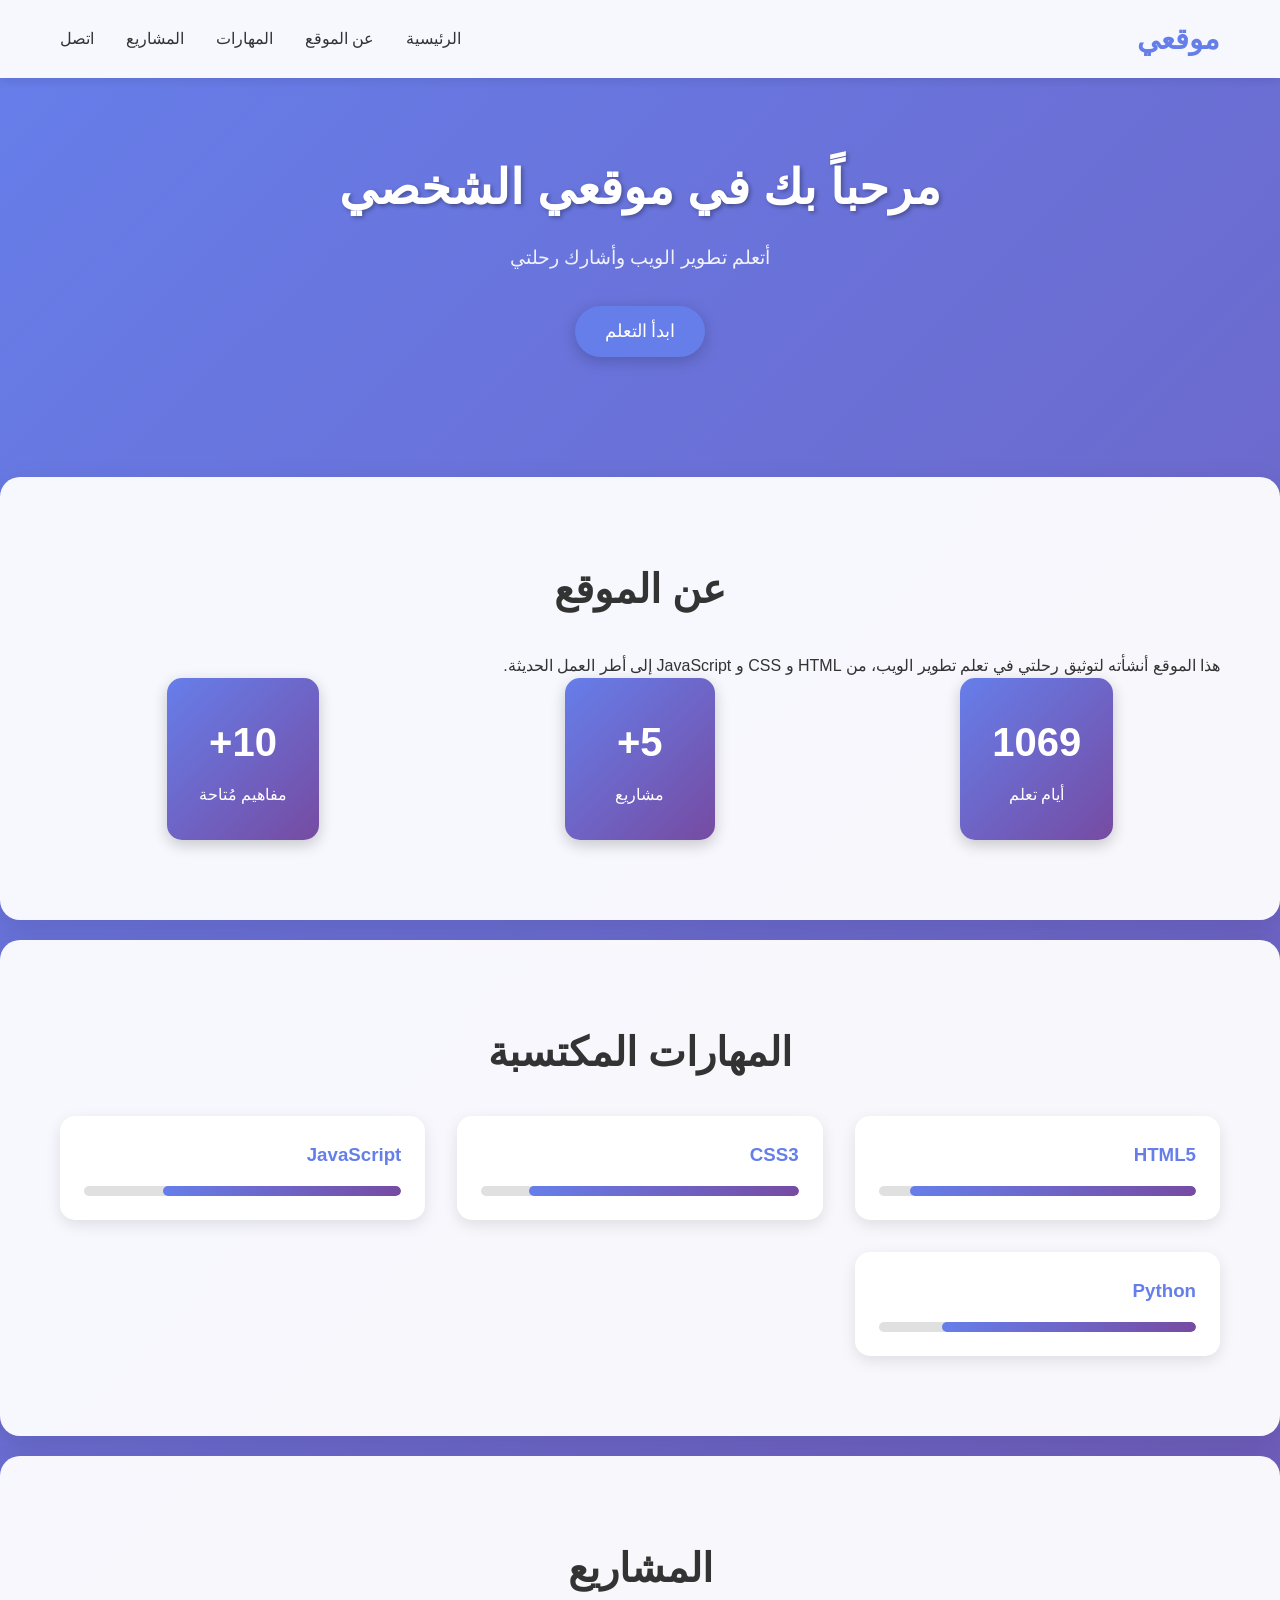
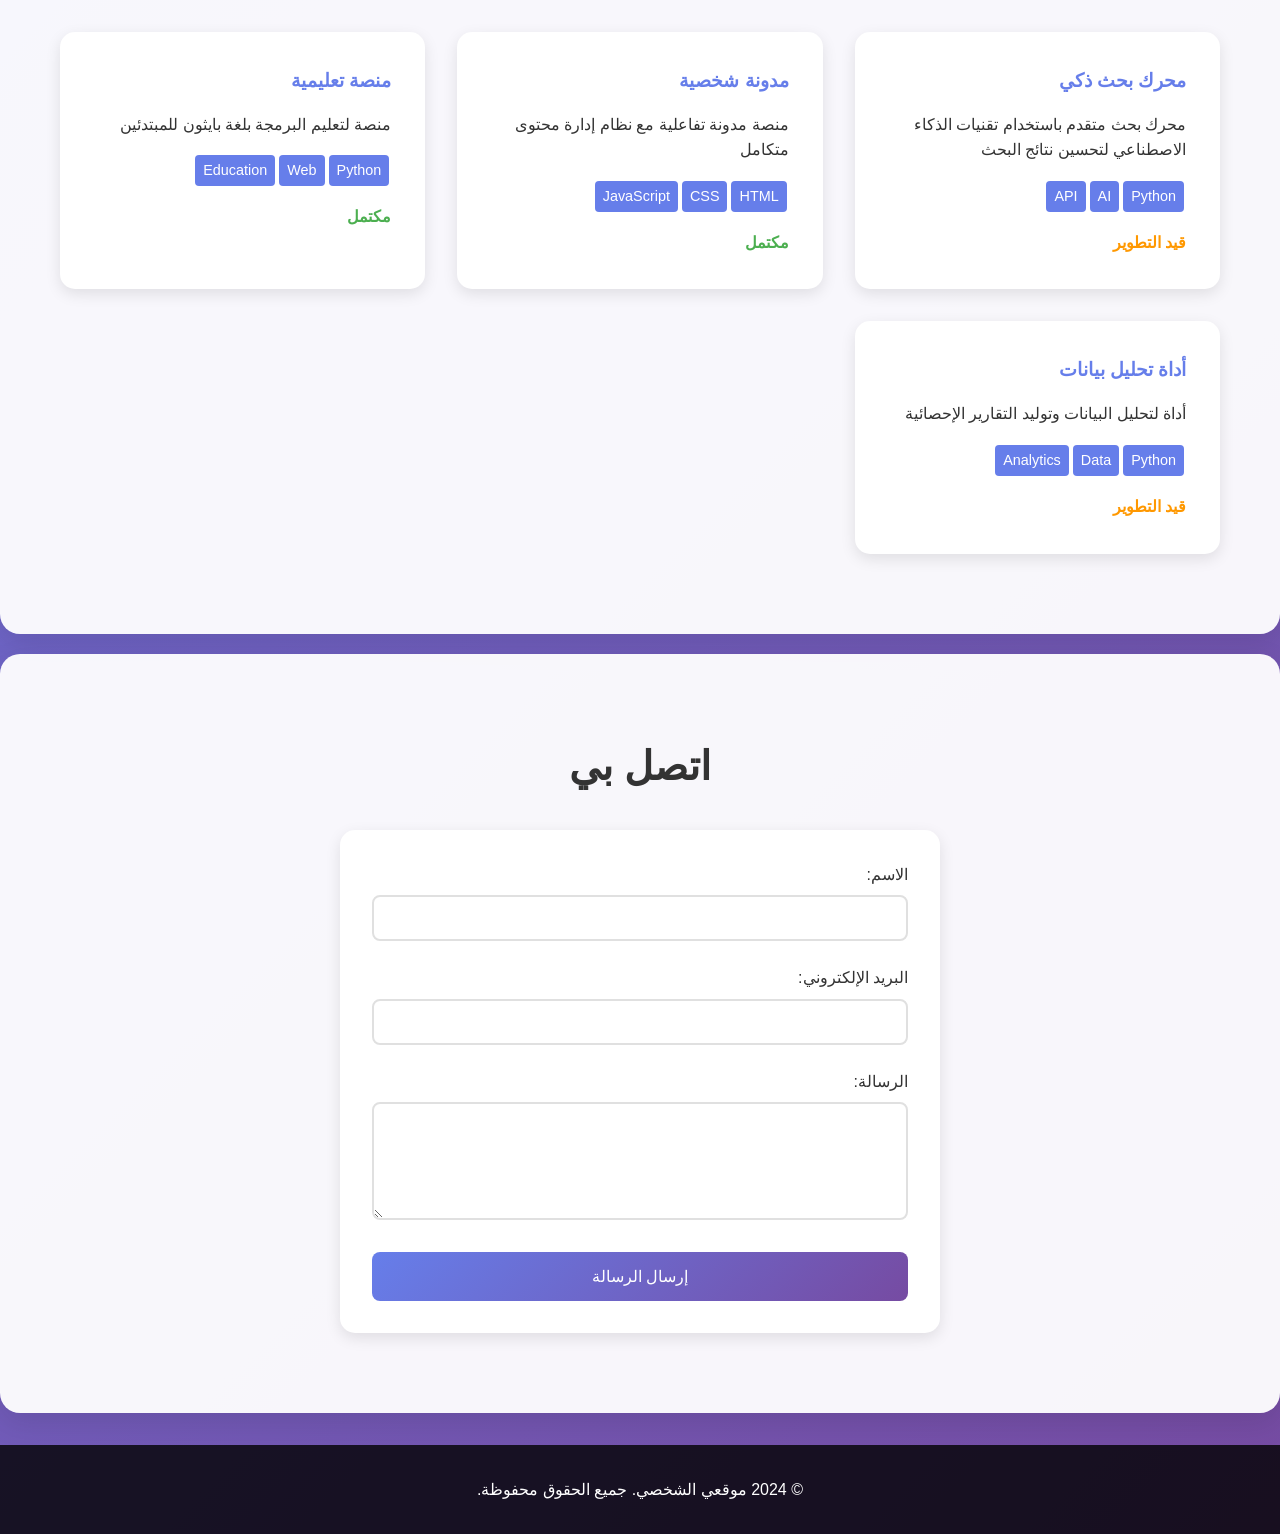
<file: my_website/index.html>
<!DOCTYPE html>
<html lang="ar" dir="rtl">
<head>
    <meta charset="UTF-8">
    <meta name="viewport" content="width=device-width, initial-scale=1.0">
    <title>موقعي الشخصي - تعلم الويب</title>
    <link rel="stylesheet" href="css/style.css">
</head>
<body>
    <header>
        <nav class="navbar">
            <div class="container">
                <h1 class="logo">موقعي</h1>
                <ul class="nav-links">
                    <li><a href="#home">الرئيسية</a></li>
                    <li><a href="#about">عن الموقع</a></li>
                    <li><a href="#skills">المهارات</a></li>
                    <li><a href="#projects">المشاريع</a></li>
                    <li><a href="#contact">اتصل</a></li>
                </ul>
            </div>
        </nav>
    </header>

    <main>
        <section id="home" class="hero">
            <div class="container">
                <h2>مرحباً بك في موقعي الشخصي</h2>
                <p>أتعلم تطوير الويب وأشارك رحلتي</p>
                <button class="cta-button" onclick="showMessage()">ابدأ التعلم</button>
            </div>
        </section>

        <section id="about" class="section">
            <div class="container">
                <h2>عن الموقع</h2>
                <p>هذا الموقع أنشأته لتوثيق رحلتي في تعلم تطوير الويب، من HTML و CSS و JavaScript إلى أطر العمل الحديثة.</p>
                <div class="stats">
                    <div class="stat-item">
                        <h3 id="days-counter">0</h3>
                        <p>أيام تعلم</p>
                    </div>
                    <div class="stat-item">
                        <h3>5+</h3>
                        <p>مشاريع</p>
                    </div>
                    <div class="stat-item">
                        <h3>10+</h3>
                        <p>مفاهيم مُتاحة</p>
                    </div>
                </div>
            </div>
        </section>

        <section id="skills" class="section">
            <div class="container">
                <h2>المهارات المكتسبة</h2>
                <div class="skills-grid">
                    <div class="skill-card">
                        <h3>HTML5</h3>
                        <div class="progress-bar">
                            <div class="progress" style="width: 90%"></div>
                        </div>
                    </div>
                    <div class="skill-card">
                        <h3>CSS3</h3>
                        <div class="progress-bar">
                            <div class="progress" style="width: 85%"></div>
                        </div>
                    </div>
                    <div class="skill-card">
                        <h3>JavaScript</h3>
                        <div class="progress-bar">
                            <div class="progress" style="width: 75%"></div>
                        </div>
                    </div>
                    <div class="skill-card">
                        <h3>Python</h3>
                        <div class="progress-bar">
                            <div class="progress" style="width: 80%"></div>
                        </div>
                    </div>
                </div>
            </div>
        </section>

        <section id="projects" class="section">
            <div class="container">
                <h2>المشاريع</h2>
                <div class="projects-grid" id="projects-container">
                    <!-- المشاريع سيتم تحميلها عبر JavaScript -->
                </div>
            </div>
        </section>

        <section id="contact" class="section">
            <div class="container">
                <h2>اتصل بي</h2>
                <form id="contact-form" onsubmit="handleSubmit(event)">
                    <div class="form-group">
                        <label for="name">الاسم:</label>
                        <input type="text" id="name" name="name" required>
                    </div>
                    <div class="form-group">
                        <label for="email">البريد الإلكتروني:</label>
                        <input type="email" id="email" name="email" required>
                    </div>
                    <div class="form-group">
                        <label for="message">الرسالة:</label>
                        <textarea id="message" name="message" rows="5" required></textarea>
                    </div>
                    <button type="submit" class="submit-button">إرسال الرسالة</button>
                </form>
            </div>
        </section>
    </main>

    <footer>
        <div class="container">
            <p>&copy; 2024 موقعي الشخصي. جميع الحقوق محفوظة.</p>
        </div>
    </footer>

    <script src="js/script.js"></script>
</body>
</html>
</file>
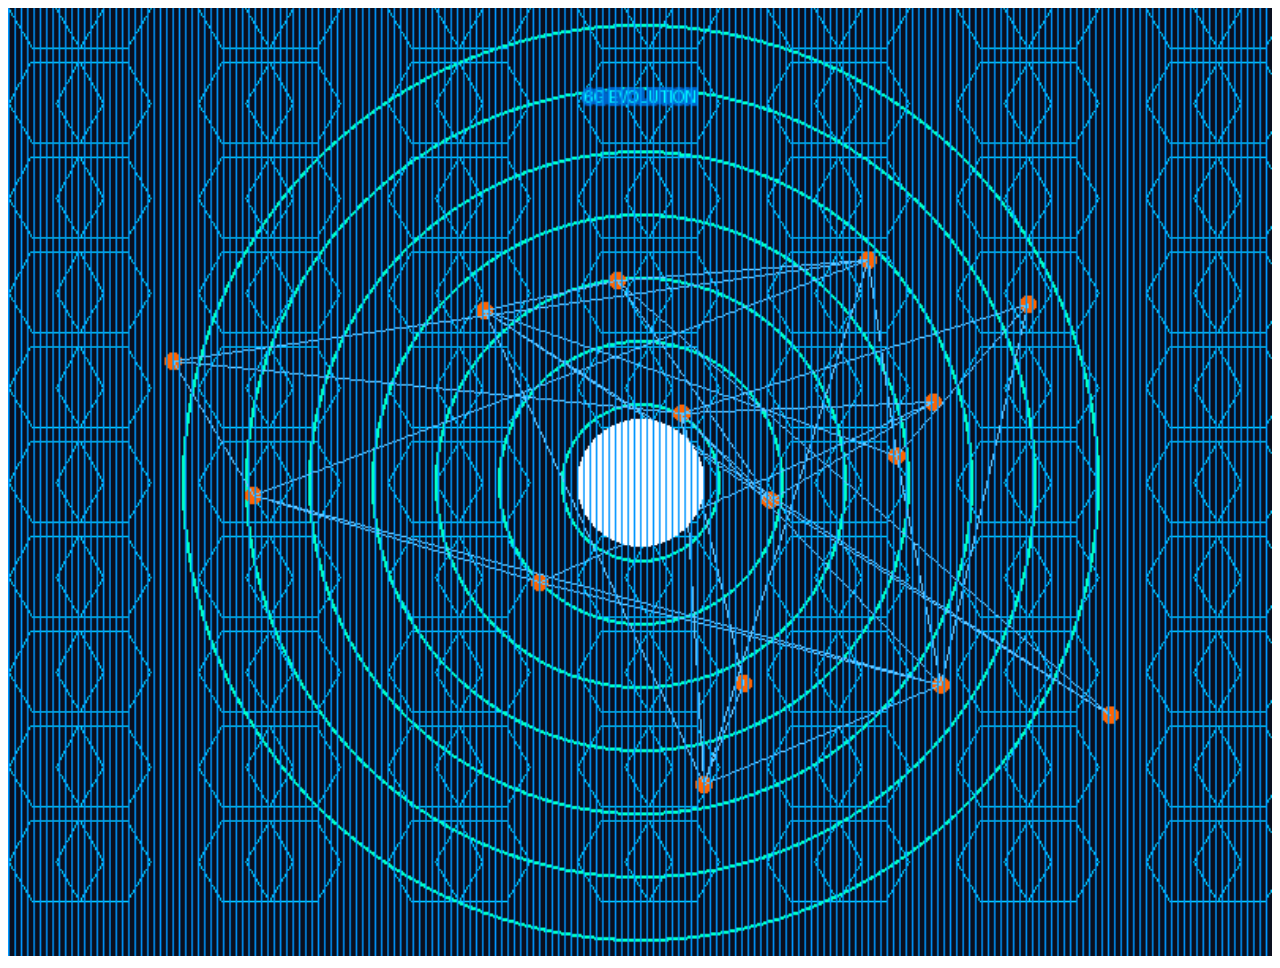
<file: banner.html>
<!DOCTYPE html>
<html>
<head>
    <title>Banner Example</title>
    <style>
        .banner {
            width: 100%;
            height: auto;
        }
    </style>
</head>
<body>
    <img src="6g_evolution.png" alt="6G Evolution Banner" class="banner">
</body>
</html>
</file>
<file: my_website/css/style.css>
* {
    margin: 0;
    padding: 0;
    box-sizing: border-box;
}

body {
    font-family: 'Segoe UI', Tahoma, Geneva, Verdana, sans-serif;
    line-height: 1.6;
    color: #333;
    background: linear-gradient(135deg, #667eea 0%, #764ba2 100%);
    min-height: 100vh;
}

.container {
    max-width: 1200px;
    margin: 0 auto;
    padding: 0 20px;
}

/* Navigation */
.navbar {
    background: rgba(255, 255, 255, 0.95);
    backdrop-filter: blur(10px);
    padding: 1rem 0;
    position: fixed;
    width: 100%;
    top: 0;
    z-index: 1000;
    box-shadow: 0 2px 10px rgba(0,0,0,0.1);
}

.navbar .container {
    display: flex;
    justify-content: space-between;
    align-items: center;
}

.logo {
    color: #667eea;
    font-size: 1.8rem;
}

.nav-links {
    display: flex;
    list-style: none;
    gap: 2rem;
}

.nav-links a {
    text-decoration: none;
    color: #333;
    font-weight: 500;
    transition: color 0.3s;
}

.nav-links a:hover {
    color: #667eea;
}

/* Hero Section */
.hero {
    padding: 150px 0 100px;
    text-align: center;
    color: white;
}

.hero h2 {
    font-size: 3rem;
    margin-bottom: 1rem;
    text-shadow: 2px 2px 4px rgba(0,0,0,0.3);
}

.hero p {
    font-size: 1.2rem;
    margin-bottom: 2rem;
    opacity: 0.9;
}

.cta-button {
    background: #667eea;
    color: white;
    border: none;
    padding: 15px 30px;
    font-size: 1.1rem;
    border-radius: 50px;
    cursor: pointer;
    transition: transform 0.3s, box-shadow 0.3s;
    box-shadow: 0 4px 15px rgba(0,0,0,0.2);
}

.cta-button:hover {
    transform: translateY(-2px);
    box-shadow: 0 6px 20px rgba(0,0,0,0.3);
}

/* Sections */
.section {
    padding: 80px 0;
    background: rgba(255, 255, 255, 0.95);
    margin: 20px 0;
    border-radius: 20px;
    box-shadow: 0 10px 30px rgba(0,0,0,0.1);
}

.section h2 {
    text-align: center;
    font-size: 2.5rem;
    margin-bottom: 2rem;
    color: #333;
}

/* Stats */
.stats {
    display: flex;
    justify-content: space-around;
    flex-wrap: wrap;
    gap: 2rem;
}

.stat-item {
    text-align: center;
    padding: 2rem;
    background: linear-gradient(135deg, #667eea 0%, #764ba2 100%);
    color: white;
    border-radius: 15px;
    min-width: 150px;
    box-shadow: 0 5px 15px rgba(0,0,0,0.2);
}

.stat-item h3 {
    font-size: 2.5rem;
    margin-bottom: 0.5rem;
}

/* Skills */
.skills-grid {
    display: grid;
    grid-template-columns: repeat(auto-fit, minmax(300px, 1fr));
    gap: 2rem;
}

.skill-card {
    background: white;
    padding: 1.5rem;
    border-radius: 15px;
    box-shadow: 0 5px 15px rgba(0,0,0,0.1);
    transition: transform 0.3s;
}

.skill-card:hover {
    transform: translateY(-5px);
}

.skill-card h3 {
    margin-bottom: 1rem;
    color: #667eea;
}

.progress-bar {
    width: 100%;
    height: 10px;
    background: #e0e0e0;
    border-radius: 5px;
    overflow: hidden;
}

.progress {
    height: 100%;
    background: linear-gradient(90deg, #667eea 0%, #764ba2 100%);
    border-radius: 5px;
    transition: width 1s ease;
}

/* Projects */
.projects-grid {
    display: grid;
    grid-template-columns: repeat(auto-fit, minmax(300px, 1fr));
    gap: 2rem;
}

.project-card {
    background: white;
    padding: 2rem;
    border-radius: 15px;
    box-shadow: 0 5px 15px rgba(0,0,0,0.1);
    transition: transform 0.3s;
    border: 2px solid transparent;
}

.project-card:hover {
    transform: translateY(-5px);
    border-color: #667eea;
}

.project-card h3 {
    color: #667eea;
    margin-bottom: 1rem;
}

/* Contact Form */
#contact-form {
    max-width: 600px;
    margin: 0 auto;
    background: white;
    padding: 2rem;
    border-radius: 15px;
    box-shadow: 0 5px 15px rgba(0,0,0,0.1);
}

.form-group {
    margin-bottom: 1.5rem;
}

.form-group label {
    display: block;
    margin-bottom: 0.5rem;
    font-weight: 500;
    color: #333;
}

.form-group input,
.form-group textarea {
    width: 100%;
    padding: 12px;
    border: 2px solid #e0e0e0;
    border-radius: 8px;
    font-size: 1rem;
    transition: border-color 0.3s;
}

.form-group input:focus,
.form-group textarea:focus {
    outline: none;
    border-color: #667eea;
}

.submit-button {
    background: linear-gradient(135deg, #667eea 0%, #764ba2 100%);
    color: white;
    border: none;
    padding: 15px 30px;
    border-radius: 8px;
    cursor: pointer;
    font-size: 1rem;
    width: 100%;
    transition: transform 0.3s;
}

.submit-button:hover {
    transform: translateY(-2px);
}

/* Footer */
footer {
    background: rgba(0, 0, 0, 0.8);
    color: white;
    text-align: center;
    padding: 2rem 0;
    margin-top: 2rem;
}

/* Responsive */
@media (max-width: 768px) {
    .nav-links {
        display: none;
    }
    
    .hero h2 {
        font-size: 2rem;
    }
    
    .stats {
        flex-direction: column;
        align-items: center;
    }
    
    .section {
        padding: 40px 0;
    }
}
</file>
